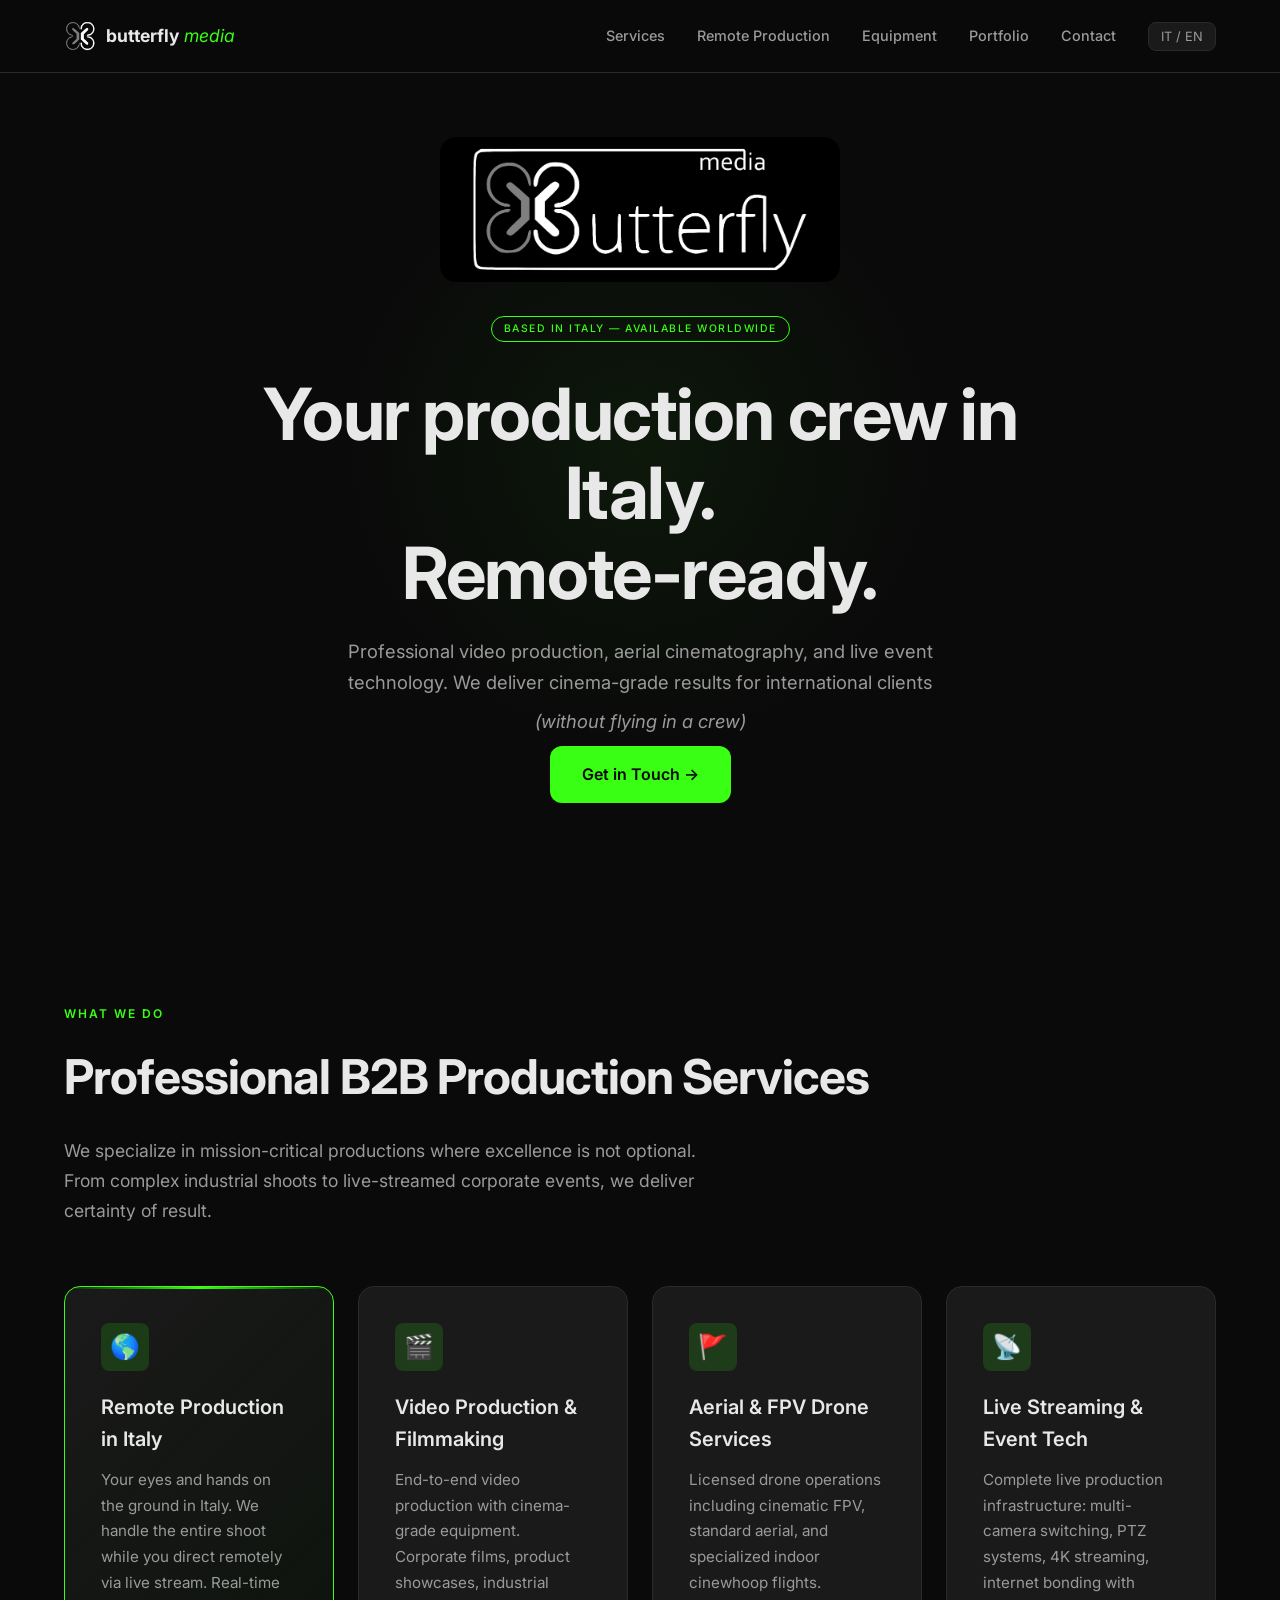
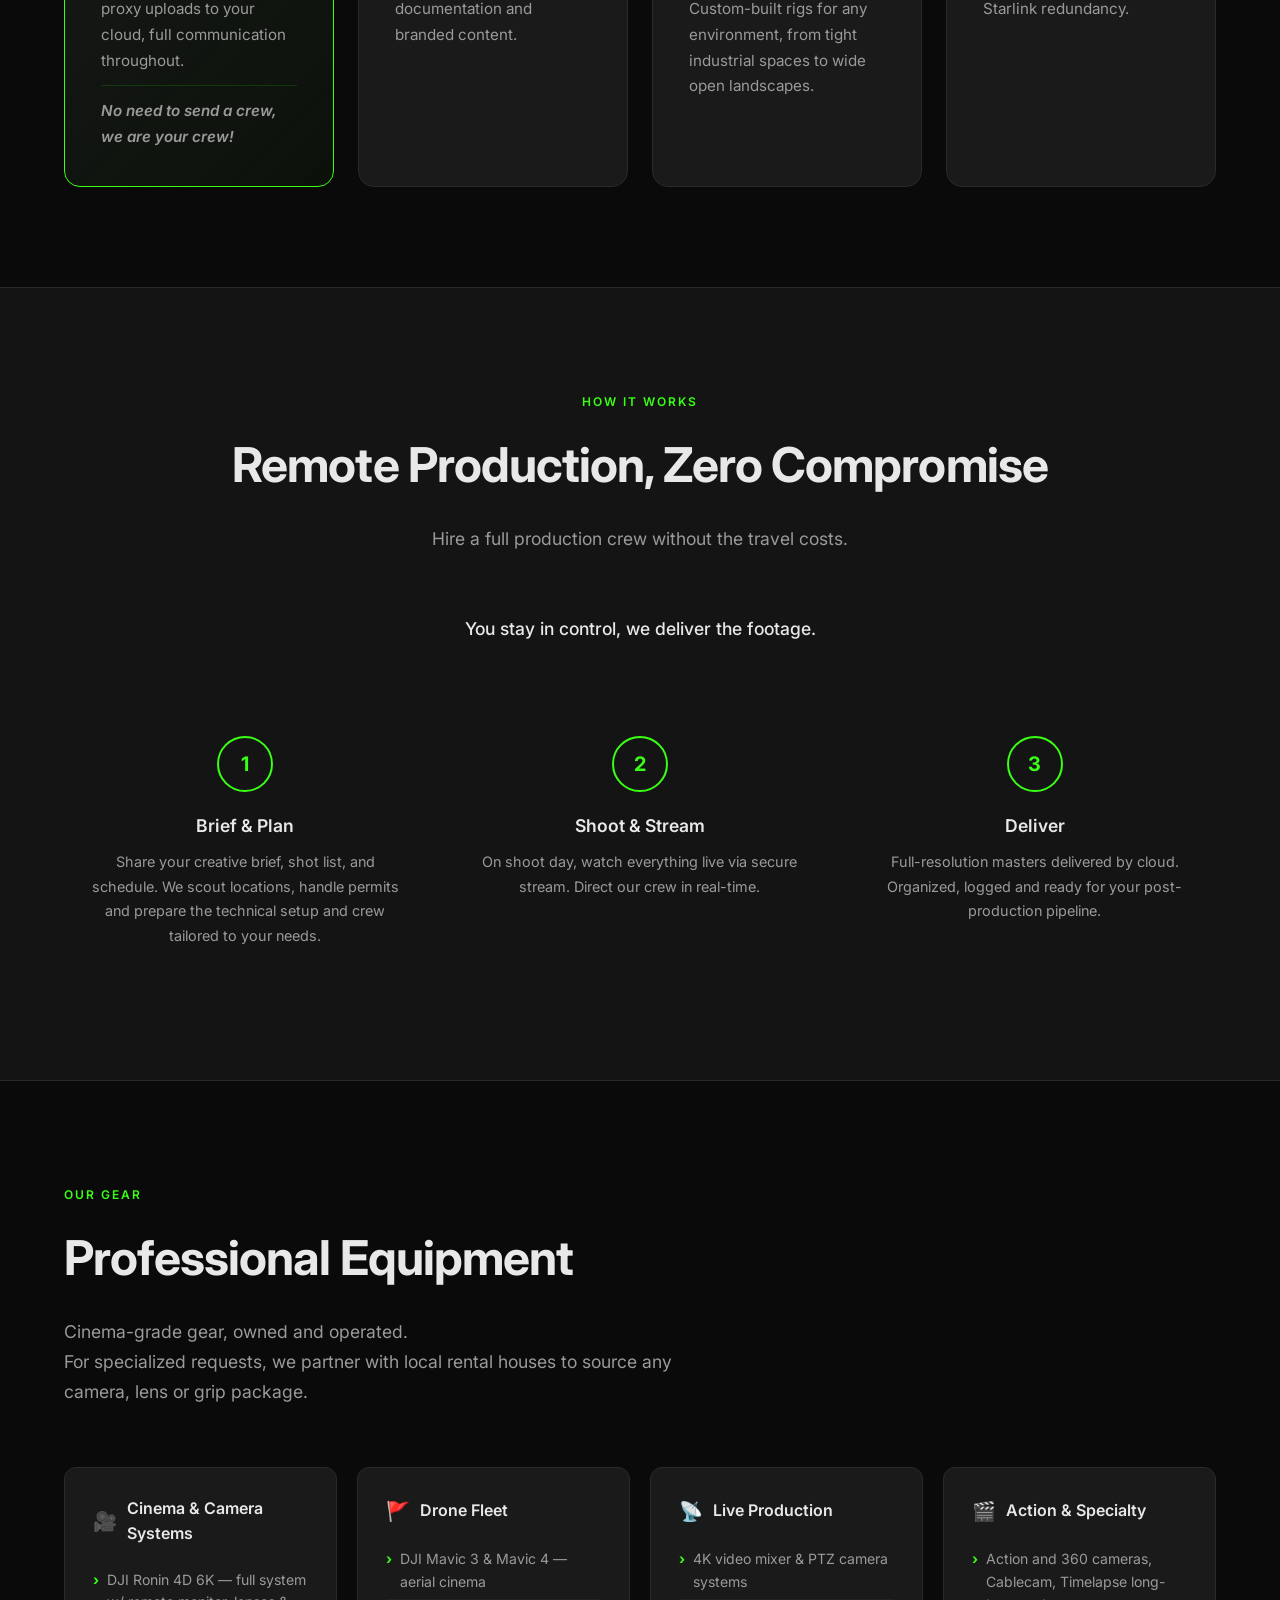
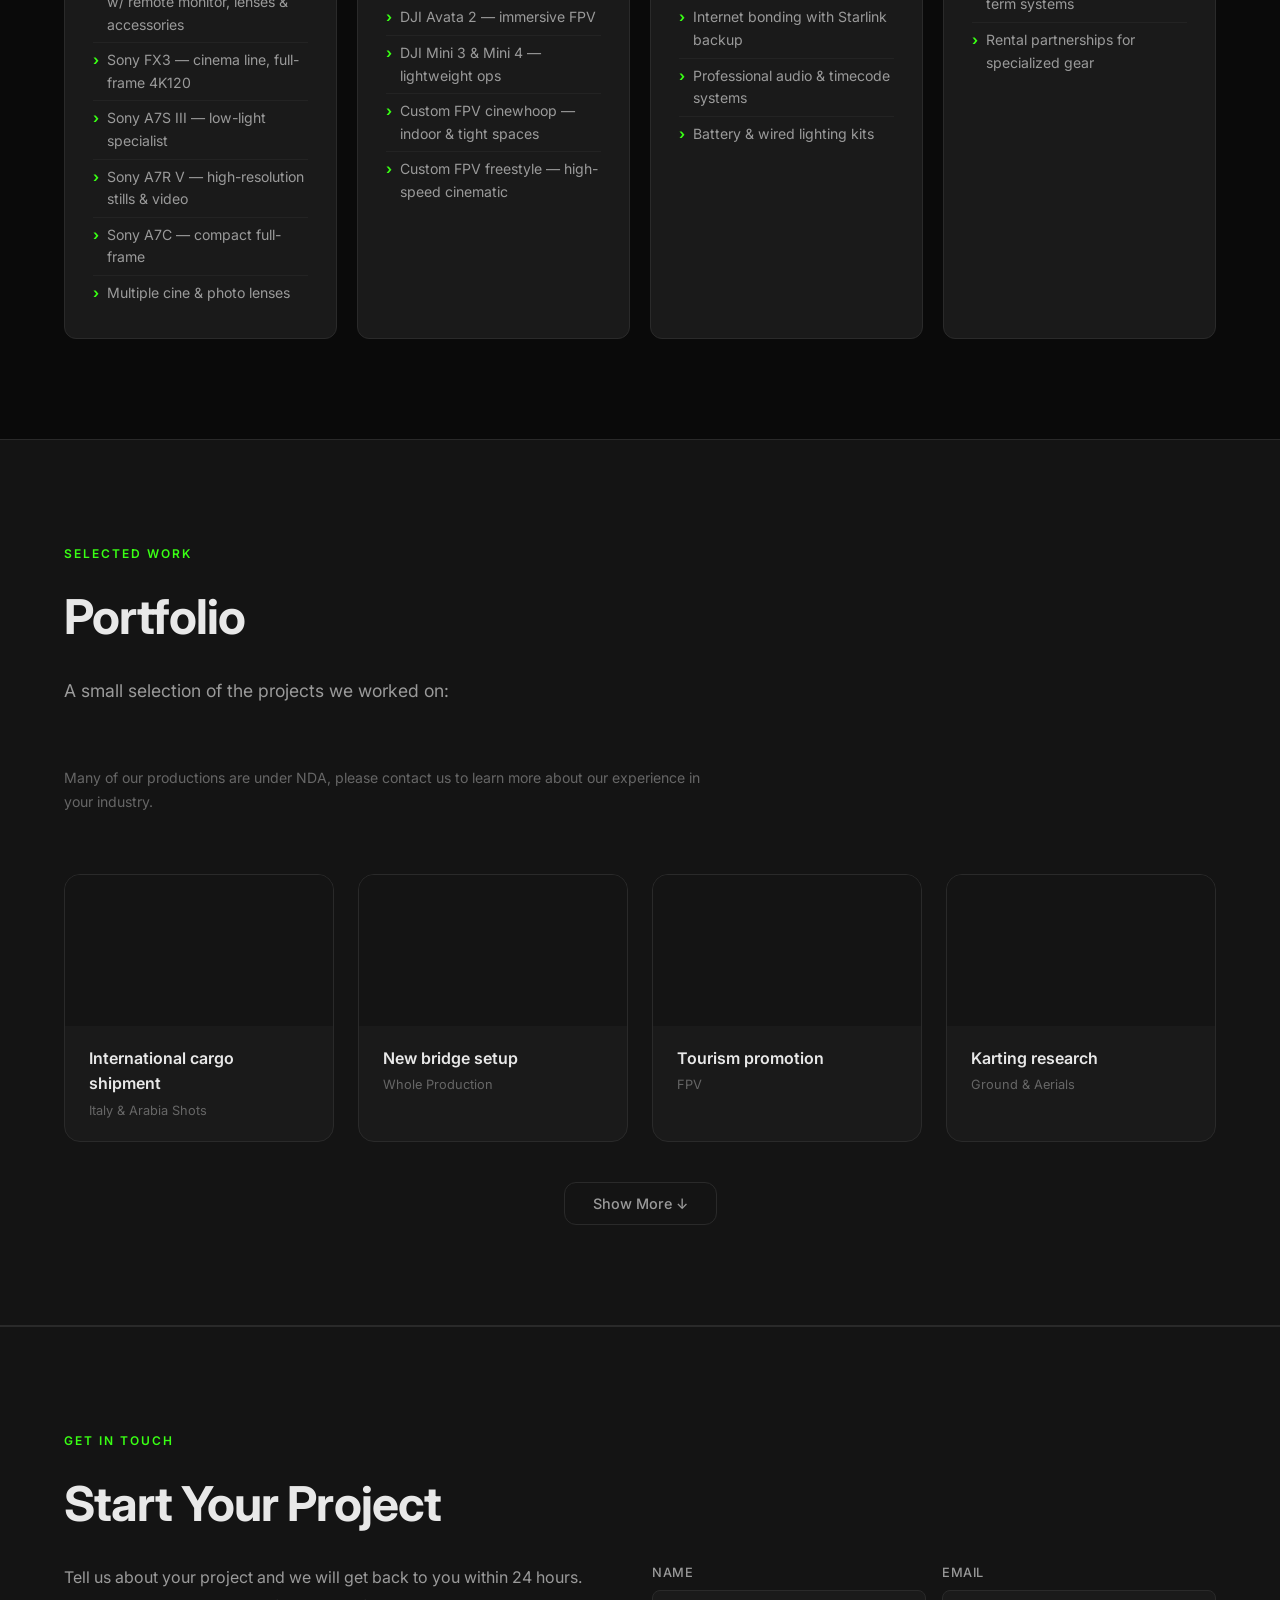
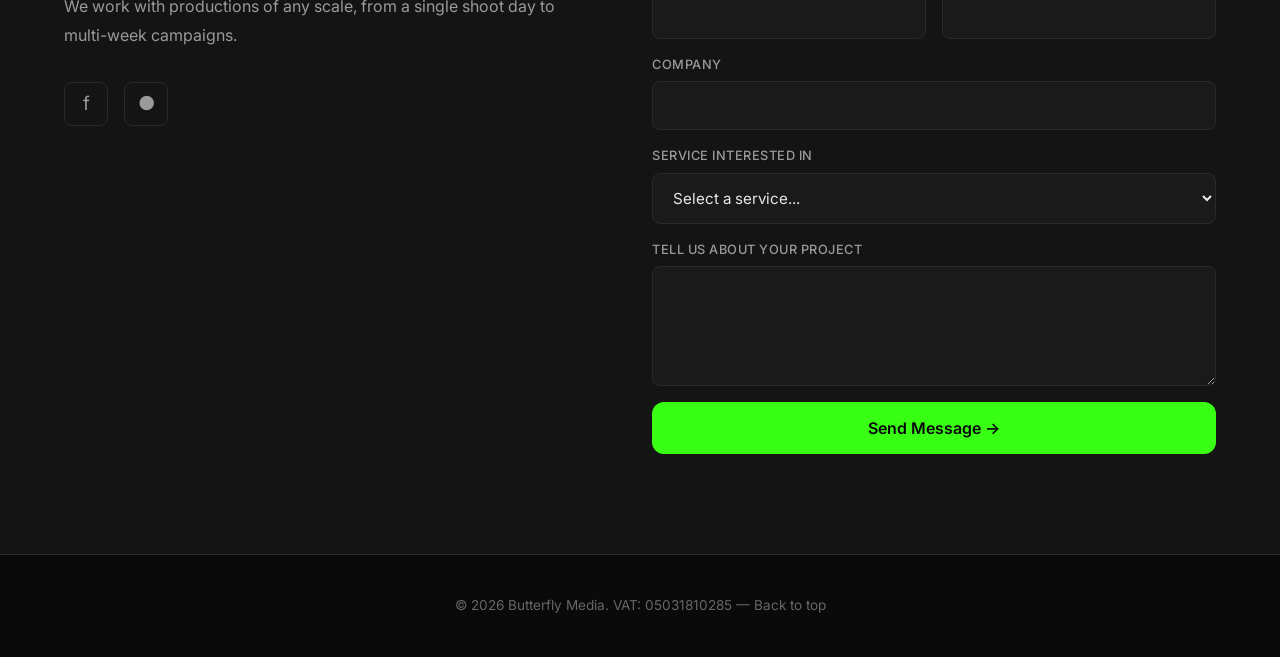
<file: index.html>
<!DOCTYPE html>
<html lang="en" data-lang="en">
<head>
<meta charset="UTF-8">
<meta name="viewport" content="width=device-width, initial-scale=1.0">
<title>Butterfly Media — Remote Video Production in Italy</title>
<meta name="description" content="Professional remote video production based in Italy. Aerial FPV, cinema-grade cameras, live streaming, and event tech for international clients.">
<link rel="icon" type="image/png" href="butterfly%20drones%20logo%20micro%20black.png">
<link rel="preconnect" href="https://fonts.googleapis.com">
<link href="https://fonts.googleapis.com/css2?family=Inter:wght@300;400;500;600;700&display=swap" rel="stylesheet">
<link rel="stylesheet" href="css/style.css">
</head>
<body>

<!-- NAV -->
<nav>
  <div class="nav-inner">
    <a href="#" class="nav-logo"><img src="butterfly%20drones%20logo%20micro%20black.png" alt="Butterfly Media" class="nav-logo-img"><span class="nav-logo-text">butterfly <em>media</em></span></a>
    <button class="nav-toggle" onclick="document.querySelector('.nav-links').classList.toggle('open')" aria-label="Menu">&#9776;</button>
    <ul class="nav-links">
      <li><a href="#services" data-i18n="nav.services">Services</a></li>
      <li><a href="#remote" data-i18n="nav.remote">Remote Production</a></li>
      <li><a href="#equipment" data-i18n="nav.equipment">Equipment</a></li>
      <li><a href="#portfolio" data-i18n="nav.portfolio">Portfolio</a></li>
      <li><a href="#contact" data-i18n="nav.contact">Contact</a></li>
      <li><button class="lang-switch" onclick="toggleLang()">IT / EN</button></li>
    </ul>
  </div>
</nav>

<!-- HERO -->
<section class="hero" id="hero">
  <div class="hero-content">
    <img src="butterfly%20media%20logo%20resize%20black.png" alt="Butterfly Media" class="hero-logo">
    <div class="hero-badge" data-i18n="hero.badge">Based in Italy — Available Worldwide</div>
    <h1 data-i18n-html="hero.title">Your production crew in Italy.<br>Remote-ready.</h1>
    <p data-i18n="hero.subtitle">Professional video production, aerial cinematography, and live event technology. We deliver cinema-grade results for international clients </p><p class="hero-subtitle-small" data-i18n="hero.subtitle2">(without flying in a crew)</p>
    <a href="#contact" class="hero-cta" data-i18n="hero.cta">Get in Touch &#8594;</a>
  </div>
</section>

<!-- SERVICES -->
<section id="services">
  <div class="container">
    <div class="reveal">
      <span class="section-label" data-i18n="services.label">What We Do</span>
      <h2 class="section-title" data-i18n="services.title">Professional B2B Production Services</h2>
      <p class="section-subtitle" data-i18n="services.subtitle">We specialize in mission-critical productions where excellence is not optional. From complex industrial shoots to live-streamed corporate events, we deliver certainty of result.</p>
    </div>
    <div class="services-grid">
      <div class="service-card featured reveal">
        <div class="service-icon">&#127758;</div>
        <h3 data-i18n="services.remote.title">Remote Production in Italy</h3>
        <p data-i18n="services.remote.desc">Your eyes and hands on the ground in Italy. We handle the entire shoot while you direct remotely via live stream. Real-time proxy uploads to your cloud, full communication throughout.</p>
        <p class="service-highlight" data-i18n="services.remote.highlight">No need to send a crew, we are your crew!</p>
      </div>
      <div class="service-card reveal">
        <div class="service-icon">&#127916;</div>
        <h3 data-i18n="services.video.title">Video Production &amp; Filmmaking</h3>
        <p data-i18n="services.video.desc">End-to-end video production with cinema-grade equipment. Corporate films, product showcases, industrial documentation and branded content.</p>
      </div>
      <div class="service-card reveal">
        <div class="service-icon">&#128681;</div>
        <h3 data-i18n="services.drone.title">Aerial &amp; FPV Drone Services</h3>
        <p data-i18n="services.drone.desc">Licensed drone operations including cinematic FPV, standard aerial, and specialized indoor cinewhoop flights. Custom-built rigs for any environment, from tight industrial spaces to wide open landscapes.</p>
      </div>
      <div class="service-card reveal">
        <div class="service-icon">&#128225;</div>
        <h3 data-i18n="services.live.title">Live Streaming &amp; Event Tech</h3>
        <p data-i18n="services.live.desc">Complete live production infrastructure: multi-camera switching, PTZ systems, 4K streaming, internet bonding with Starlink redundancy.</p>
      </div>
    </div>
  </div>
</section>

<!-- REMOTE PRODUCTION -->
<section class="remote-section" id="remote">
  <div class="container">
    <div class="reveal" style="text-align:center;">
      <span class="section-label" data-i18n="remote.label">How It Works</span>
      <h2 class="section-title" data-i18n="remote.title">Remote Production, Zero Compromise</h2>
      <p class="section-subtitle" style="margin-left:auto;margin-right:auto;" data-i18n="remote.subtitle">Hire a full production crew without the travel costs.</p>
      <p class="section-subtitle-accent" style="margin-left:auto;margin-right:auto;" data-i18n="remote.subtitle2">You stay in control, we deliver the footage.</p>
    </div>
    <div class="remote-grid reveal">
      <div class="remote-step">
        <div class="step-number">1</div>
        <h3 data-i18n="remote.step1.title">Brief &amp; Plan</h3>
        <p data-i18n="remote.step1.desc">Share your creative brief, shot list, and schedule. We scout locations, handle permits and prepare the technical setup and crew tailored to your needs.</p>
      </div>
      <div class="remote-step">
        <div class="step-number">2</div>
        <h3 data-i18n="remote.step2.title">Shoot &amp; Stream</h3>
        <p data-i18n="remote.step2.desc">On shoot day, watch everything live via secure stream. Direct our crew in real-time.</p>
      </div>
      <div class="remote-step">
        <div class="step-number">3</div>
        <h3 data-i18n="remote.step3.title">Deliver</h3>
        <p data-i18n="remote.step3.desc">Full-resolution masters delivered by cloud. Organized, logged and ready for your post-production pipeline.</p>
      </div>
    </div>
  </div>
</section>

<!-- EQUIPMENT -->
<section id="equipment">
  <div class="container">
    <div class="reveal">
      <span class="section-label" data-i18n="equip.label">Our Gear</span>
      <h2 class="section-title" data-i18n="equip.title">Professional Equipment</h2>
      <p class="section-subtitle" data-i18n="equip.subtitle">Cinema-grade gear, owned and operated.<br>For specialized requests, we partner with local rental houses to source any camera, lens or grip package.</p>
    </div>
    <div class="equipment-grid">
      <div class="equip-category reveal">
        <h3><span class="eq-icon">&#127909;</span> <span data-i18n="equip.cinema.title">Cinema &amp; Camera Systems</span></h3>
        <ul>
          <li>DJI Ronin 4D 6K — full system w/ remote monitor, lenses &amp; accessories</li>
          <li>Sony FX3 — cinema line, full-frame 4K120</li>
          <li>Sony A7S III — low-light specialist</li>
          <li>Sony A7R V — high-resolution stills &amp; video</li>
          <li>Sony A7C — compact full-frame</li>
          <li data-i18n="equip.cinema.lenses">Multiple cine &amp; photo lenses</li>
        </ul>
      </div>
      <div class="equip-category reveal">
        <h3><span class="eq-icon">&#128681;</span> <span data-i18n="equip.drones.title">Drone Fleet</span></h3>
        <ul>
          <li>DJI Mavic 3 &amp; Mavic 4 — aerial cinema</li>
          <li>DJI Avata 2 — immersive FPV</li>
          <li>DJI Mini 3 &amp; Mini 4 — lightweight ops</li>
          <li data-i18n="equip.drones.cw">Custom FPV cinewhoop — indoor &amp; tight spaces</li>
          <li data-i18n="equip.drones.fs">Custom FPV freestyle — high-speed cinematic</li>
        </ul>
      </div>
      <div class="equip-category reveal">
        <h3><span class="eq-icon">&#128225;</span> <span data-i18n="equip.live.title">Live Production</span></h3>
        <ul>
          <li data-i18n="equip.live.1">4K video mixer &amp; PTZ camera systems</li>
          <li data-i18n="equip.live.2">Internet bonding with Starlink backup</li>
          <li data-i18n="equip.live.3">Professional audio &amp; timecode systems</li>
          <li data-i18n="equip.live.4">Battery &amp; wired lighting kits</li>
        </ul>
      </div>
      <div class="equip-category reveal">
        <h3><span class="eq-icon">&#127916;</span> <span data-i18n="equip.action.title">Action &amp; Specialty</span></h3>
        <ul>
          <li data-i18n="equip.action.items">Action and 360 cameras, Cablecam, Timelapse long-term systems</li>
          <li data-i18n="equip.action.rent">Rental partnerships for specialized gear</li>
        </ul>
      </div>
    </div>
  </div>
</section>

<!-- PORTFOLIO -->
<section id="portfolio" style="background:var(--bg-secondary);border-top:1px solid var(--border-subtle);border-bottom:1px solid var(--border-subtle);">
  <div class="container">
    <div class="reveal">
      <span class="section-label" data-i18n="portfolio.label">Selected Work</span>
      <h2 class="section-title" data-i18n="portfolio.title">Portfolio</h2>
      <p class="section-subtitle" data-i18n="portfolio.subtitle">A small selection of the projects we worked on:</p>
      <p class="section-subtitle-small" data-i18n="portfolio.subtitle2">Many of our productions are under NDA, please contact us to learn more about our experience in your industry.</p>
    </div>
    <div class="portfolio-grid" id="portfolio-grid">
      <div class="portfolio-item reveal">
        <div class="portfolio-embed"><iframe src="https://www.youtube.com/embed/dE5TQR-4I1A" title="International cargo shipment" allow="accelerometer; autoplay; clipboard-write; encrypted-media; gyroscope; picture-in-picture" allowfullscreen loading="lazy"></iframe></div>
        <div class="portfolio-info">
          <h3>International cargo shipment</h3>
          <div class="portfolio-meta"><span>Italy &amp; Arabia Shots</span></div>
        </div>
      </div>
      <div class="portfolio-item reveal">
        <div class="portfolio-embed"><iframe src="https://www.youtube.com/embed/66vC-7AvB6s" title="New bridge setup" allow="accelerometer; autoplay; clipboard-write; encrypted-media; gyroscope; picture-in-picture" allowfullscreen loading="lazy"></iframe></div>
        <div class="portfolio-info">
          <h3>New bridge setup</h3>
          <div class="portfolio-meta"><span>Whole Production</span></div>
        </div>
      </div>
      <div class="portfolio-item reveal">
        <div class="portfolio-embed"><iframe src="https://www.youtube.com/embed/tBxuod0V7DQ" title="Tourism promotion" allow="accelerometer; autoplay; clipboard-write; encrypted-media; gyroscope; picture-in-picture" allowfullscreen loading="lazy"></iframe></div>
        <div class="portfolio-info">
          <h3>Tourism promotion</h3>
          <div class="portfolio-meta"><span>FPV</span></div>
        </div>
      </div>
      <div class="portfolio-item reveal">
        <div class="portfolio-embed"><iframe src="https://www.youtube.com/embed/DY4prD0lA-g" title="Karting research" allow="accelerometer; autoplay; clipboard-write; encrypted-media; gyroscope; picture-in-picture" allowfullscreen loading="lazy"></iframe></div>
        <div class="portfolio-info">
          <h3>Karting research</h3>
          <div class="portfolio-meta"><span>Ground &amp; Aerials</span></div>
        </div>
      </div>
      <!-- Hidden items — revealed by "Show More" -->
      <div class="portfolio-item reveal portfolio-hidden">
        <div class="portfolio-embed portfolio-external" onclick="window.open('https://www.instagram.com/reel/C6gyJVDrts-/','_blank')">
          <div class="portfolio-placeholder"><span>&#9654;</span><span class="ext-label">Instagram</span></div>
        </div>
        <div class="portfolio-info">
          <h3>Cruise ship construction</h3>
          <div class="portfolio-meta"><span>Ground &amp; Aerials</span></div>
        </div>
      </div>
      <div class="portfolio-item reveal portfolio-hidden">
        <div class="portfolio-embed"><iframe src="https://www.youtube.com/embed/K5nVGPy0Mms" title="Top brand promotion" allow="accelerometer; autoplay; clipboard-write; encrypted-media; gyroscope; picture-in-picture" allowfullscreen loading="lazy"></iframe></div>
        <div class="portfolio-info">
          <h3>Top brand promotion</h3>
          <div class="portfolio-meta"><span>Aerials</span></div>
        </div>
      </div>
      <div class="portfolio-item reveal portfolio-hidden">
        <div class="portfolio-embed portfolio-external" onclick="window.open('https://www.facebook.com/reel/812398456827219','_blank')">
          <div class="portfolio-placeholder"><span>&#9654;</span><span class="ext-label">Facebook</span></div>
        </div>
        <div class="portfolio-info">
          <h3>Luxury car rental</h3>
          <div class="portfolio-meta"><span>Aerials, FPV &amp; Cameracar</span></div>
        </div>
      </div>
      <div class="portfolio-item reveal portfolio-hidden">
        <div class="portfolio-embed"><iframe src="https://www.youtube.com/embed/5ZSVsdEQOg0" title="Schuberth C5" allow="accelerometer; autoplay; clipboard-write; encrypted-media; gyroscope; picture-in-picture" allowfullscreen loading="lazy"></iframe></div>
        <div class="portfolio-info">
          <h3>Schuberth C5</h3>
          <div class="portfolio-meta"><span>FPV Aerials</span></div>
        </div>
      </div>
      <div class="portfolio-item reveal portfolio-hidden">
        <div class="portfolio-embed"><iframe src="https://www.youtube.com/embed/Q6NLWCyn5O0" title="Fly Good Inside" allow="accelerometer; autoplay; clipboard-write; encrypted-media; gyroscope; picture-in-picture" allowfullscreen loading="lazy"></iframe></div>
        <div class="portfolio-info">
          <h3>Fly Good Inside</h3>
          <div class="portfolio-meta"><span>FPV Aerials</span></div>
        </div>
      </div>
      <div class="portfolio-item reveal portfolio-hidden">
        <div class="portfolio-embed"><iframe src="https://www.youtube.com/embed/3Og5Gsau69c" title="Ohvale GP2" allow="accelerometer; autoplay; clipboard-write; encrypted-media; gyroscope; picture-in-picture" allowfullscreen loading="lazy"></iframe></div>
        <div class="portfolio-info">
          <h3>Ohvale GP2</h3>
          <div class="portfolio-meta"><span>FPV Aerials</span></div>
        </div>
      </div>
      <div class="portfolio-item reveal portfolio-hidden">
        <div class="portfolio-embed"><iframe src="https://www.youtube.com/embed/soNpliShBWg" title="Faresin Telehandler" allow="accelerometer; autoplay; clipboard-write; encrypted-media; gyroscope; picture-in-picture" allowfullscreen loading="lazy"></iframe></div>
        <div class="portfolio-info">
          <h3>Faresin Telehandler</h3>
          <div class="portfolio-meta"><span>Aerial Images</span></div>
        </div>
      </div>
      <div class="portfolio-item reveal portfolio-hidden">
        <div class="portfolio-embed"><iframe src="https://www.youtube.com/embed/V1WKW9qiedE" title="On the Mouth of the River" allow="accelerometer; autoplay; clipboard-write; encrypted-media; gyroscope; picture-in-picture" allowfullscreen loading="lazy"></iframe></div>
        <div class="portfolio-info">
          <h3>On the Mouth of the River</h3>
          <div class="portfolio-meta"><span>Complete Production</span></div>
        </div>
      </div>
      <div class="portfolio-item reveal portfolio-hidden">
        <div class="portfolio-embed"><iframe src="https://www.youtube.com/embed/EqSVEQSGK1E" title="Le Cattedrali dell'Acqua" allow="accelerometer; autoplay; clipboard-write; encrypted-media; gyroscope; picture-in-picture" allowfullscreen loading="lazy"></iframe></div>
        <div class="portfolio-info">
          <h3>Le Cattedrali dell'Acqua</h3>
          <div class="portfolio-meta"><span>Aerial Images</span></div>
        </div>
      </div>
    </div>
    <div style="text-align:center;margin-top:40px;">
      <button class="portfolio-toggle" id="portfolio-toggle" onclick="togglePortfolio()" data-i18n="portfolio.showmore">Show More &#8595;</button>
    </div>
  </div>
</section>

<!-- CONTACT -->
<section class="contact-section" id="contact">
  <div class="container">
    <div class="reveal">
      <span class="section-label" data-i18n="contact.label">Get in Touch</span>
      <h2 class="section-title" data-i18n="contact.title">Start Your Project</h2>
    </div>
    <div class="contact-wrapper">
      <div class="contact-info reveal">
        <p data-i18n="contact.info">Tell us about your project and we will get back to you within 24 hours.<br>We work with productions of any scale, from a single shoot day to multi-week campaigns.</p>
        <div class="contact-socials">
          <a href="https://www.facebook.com/butterflydrones" class="social-link" id="social-fb" aria-label="Facebook" target="_blank" rel="noopener">f</a>
          <a href="https://www.instagram.com/butterflydronesofficial/" class="social-link" id="social-ig" aria-label="Instagram" target="_blank" rel="noopener">&#9679;</a>
        </div>
      </div>
      <form class="contact-form reveal" id="contact-form" onsubmit="return handleSubmit(event)">
        <div class="form-row">
          <div class="form-group">
            <label for="cf-name" data-i18n="contact.form.name">Name</label>
            <input type="text" id="cf-name" name="name" required>
          </div>
          <div class="form-group">
            <label for="cf-email" data-i18n="contact.form.email">Email</label>
            <input type="email" id="cf-email" name="email" required>
          </div>
        </div>
        <div class="form-group">
          <label for="cf-company" data-i18n="contact.form.company">Company</label>
          <input type="text" id="cf-company" name="company">
        </div>
        <div class="form-group">
          <label for="cf-service" data-i18n="contact.form.service">Service Interested In</label>
          <select id="cf-service" name="service">
            <option value="" data-i18n="contact.form.select">Select a service...</option>
            <option value="remote" data-i18n="contact.form.opt.remote">Remote Production in Italy</option>
            <option value="video" data-i18n="contact.form.opt.video">Video Production</option>
            <option value="drone" data-i18n="contact.form.opt.drone">Aerial / FPV Drone</option>
            <option value="live" data-i18n="contact.form.opt.live">Live Streaming / Event Tech</option>
            <option value="other" data-i18n="contact.form.opt.other">Other</option>
          </select>
        </div>
        <div class="form-group">
          <label for="cf-message" data-i18n="contact.form.message">Tell us about your project</label>
          <textarea id="cf-message" name="message" required></textarea>
        </div>
        <!-- Honeypot anti-spam -->
        <div class="form-hp" aria-hidden="true">
          <label for="cf-website">Website</label>
          <input type="text" id="cf-website" name="website" tabindex="-1" autocomplete="off">
        </div>
        <button type="submit" class="form-submit" data-i18n="contact.form.send">Send Message &#8594;</button>
        <div class="form-status" id="form-status"></div>
      </form>
    </div>
  </div>
</section>

<!-- FOOTER -->
<footer>
  <div class="container">
    <p><span data-i18n="footer.text">&copy; 2026 Butterfly Media. VAT: 05031810285</span> — <a href="#hero">Back to top</a></p>
  </div>
</footer>

<script src="js/i18n.js"></script>
<script src="js/main.js"></script>
</body>
</html>
</file>
<file: css/style.css>
/* ========== RESET & BASE ========== */
*, *::before, *::after { margin: 0; padding: 0; box-sizing: border-box; }

:root {
  --bg-primary: #0a0a0a;
  --bg-secondary: #141414;
  --bg-card: #1a1a1a;
  --bg-card-hover: #222222;
  --text-primary: #e8e8e8;
  --text-secondary: #9a9a9a;
  --text-muted: #666666;
  --accent-green: #39ff14;
  --accent-green-dim: rgba(57, 255, 20, 0.15);
  --accent-green-glow: rgba(57, 255, 20, 0.3);
  --border-subtle: #2a2a2a;
  --border-light: #3a3a3a;
  --radius: 12px;
  --radius-sm: 8px;
  --radius-lg: 16px;
  --font: 'Inter', -apple-system, BlinkMacSystemFont, sans-serif;
  --max-width: 1200px;
  --transition: 0.3s ease;
}

html { scroll-behavior: smooth; }

body {
  font-family: var(--font);
  background: var(--bg-primary);
  color: var(--text-primary);
  line-height: 1.6;
  -webkit-font-smoothing: antialiased;
}

a { color: var(--accent-green); text-decoration: none; transition: opacity var(--transition); }
a:hover { opacity: 0.8; }
img { max-width: 100%; display: block; }
.container { max-width: var(--max-width); margin: 0 auto; padding: 0 24px; }

/* ========== NAVIGATION ========== */
nav {
  position: fixed; top: 0; left: 0; right: 0; z-index: 1000;
  background: rgba(10, 10, 10, 0.85);
  backdrop-filter: blur(20px);
  -webkit-backdrop-filter: blur(20px);
  border-bottom: 1px solid var(--border-subtle);
}

.nav-inner {
  max-width: var(--max-width); margin: 0 auto; padding: 0 24px;
  display: flex; align-items: center; justify-content: space-between; height: 72px;
}

.nav-logo {
  font-size: 1.1rem; font-weight: 700; color: var(--text-primary);
  display: flex; align-items: center; gap: 10px; text-transform: lowercase;
}
.nav-logo-img { height: 32px; width: auto; }
.nav-logo-text { display: flex; gap: 0.3em; }
.nav-logo-text em { font-style: italic; font-weight: 400; color: var(--accent-green); }

.hero-logo {
  max-width: 400px; margin: 0 auto 32px; border-radius: var(--radius-lg);
}

.nav-links { display: flex; align-items: center; gap: 32px; list-style: none; }

.nav-links a {
  color: var(--text-secondary); font-size: 0.9rem; font-weight: 500;
  transition: color var(--transition); position: relative;
}
.nav-links a:hover { color: var(--text-primary); opacity: 1; }
.nav-links a::after {
  content: ''; position: absolute; bottom: -4px; left: 0;
  width: 0; height: 2px; background: var(--accent-green);
  transition: width var(--transition);
}
.nav-links a:hover::after { width: 100%; }

.lang-switch {
  background: var(--bg-card); border: 1px solid var(--border-subtle);
  border-radius: var(--radius-sm); padding: 6px 12px;
  color: var(--text-secondary); font-size: 0.8rem;
  font-family: var(--font); cursor: pointer; transition: all var(--transition);
}
.lang-switch:hover { border-color: var(--accent-green); color: var(--text-primary); }

.nav-toggle {
  display: none; background: none; border: none;
  color: var(--text-primary); font-size: 1.5rem; cursor: pointer; padding: 8px;
}

@media (max-width: 768px) {
  .nav-toggle { display: block; }
  .nav-links {
    display: none; position: absolute; top: 72px; left: 0; right: 0;
    background: rgba(10, 10, 10, 0.95); backdrop-filter: blur(20px);
    flex-direction: column; padding: 24px; gap: 20px;
    border-bottom: 1px solid var(--border-subtle);
  }
  .nav-links.open { display: flex; }
}

/* ========== HERO ========== */
.hero {
  min-height: 100vh; display: flex; align-items: center; justify-content: center;
  text-align: center; padding: 120px 24px 80px; position: relative; overflow: hidden;
}
.hero::before {
  content: ''; position: absolute; top: 50%; left: 50%;
  transform: translate(-50%, -50%); width: 600px; height: 600px;
  background: radial-gradient(circle, var(--accent-green-dim) 0%, transparent 70%);
  pointer-events: none; opacity: 0.4;
}
.hero-content { position: relative; z-index: 1; max-width: 800px; }

.hero-badge {
  display: inline-block; padding: 4px 12px;
  border: 1px solid var(--accent-green); border-radius: 50px;
  font-size: 0.65rem; font-weight: 500; color: var(--accent-green);
  margin-bottom: 32px; text-transform: uppercase; letter-spacing: 1.5px;
}

.hero h1 {
  font-size: clamp(2.5rem, 6vw, 4.5rem); font-weight: 700;
  line-height: 1.1; margin-bottom: 24px; letter-spacing: -0.02em;
}
.hero h1 em { font-style: normal; color: var(--accent-green); }

.hero p {
  font-size: 1.15rem; color: var(--text-secondary);
  max-width: 600px; margin: 0 auto 8px; line-height: 1.7;
}

.hero-subtitle-small {
  font-size: 0.9rem; color: var(--text-muted);
  max-width: 600px; margin: 0 auto 40px; line-height: 1.7;
  font-style: italic;
}

.hero-cta {
  display: inline-flex; align-items: center; gap: 10px;
  padding: 16px 32px; background: var(--accent-green); color: #0a0a0a;
  font-weight: 600; font-size: 1rem; border-radius: var(--radius);
  transition: all var(--transition); border: none; cursor: pointer;
}
.hero-cta:hover {
  opacity: 1; box-shadow: 0 0 30px var(--accent-green-glow);
  transform: translateY(-2px);
}

/* ========== SECTIONS ========== */
section { padding: 100px 0; }

.section-label {
  display: inline-block; font-size: 0.75rem; font-weight: 600;
  text-transform: uppercase; letter-spacing: 2px;
  color: var(--accent-green); margin-bottom: 16px;
}
.section-title {
  font-size: clamp(2rem, 4vw, 3rem); font-weight: 700;
  margin-bottom: 20px; letter-spacing: -0.02em;
}
.section-subtitle {
  font-size: 1.1rem; color: var(--text-secondary);
  max-width: 650px; line-height: 1.7; margin-bottom: 60px;
}

/* ========== SERVICES ========== */
.services-grid {
  display: grid; grid-template-columns: repeat(4, 1fr); gap: 24px;
}
@media (max-width: 1024px) {
  .services-grid { grid-template-columns: repeat(2, 1fr); }
}
@media (max-width: 600px) {
  .services-grid { grid-template-columns: 1fr; }
}

.service-card {
  background: var(--bg-card); border: 1px solid var(--border-subtle);
  border-radius: var(--radius-lg); padding: 36px;
  transition: all var(--transition); position: relative; overflow: hidden;
}
.service-card::before {
  content: ''; position: absolute; top: 0; left: 0; right: 0; height: 2px;
  background: linear-gradient(90deg, transparent, var(--accent-green), transparent);
  opacity: 0; transition: opacity var(--transition);
}
.service-card:hover {
  border-color: var(--border-light); background: var(--bg-card-hover);
  transform: translateY(-4px);
}
.service-card:hover::before { opacity: 1; }

.service-card.featured {
  border-color: var(--accent-green);
  background: linear-gradient(135deg, var(--bg-card), rgba(57, 255, 20, 0.03));
}
.service-card.featured::before { opacity: 1; }

.service-icon {
  width: 48px; height: 48px; border-radius: var(--radius-sm);
  background: var(--accent-green-dim); display: flex;
  align-items: center; justify-content: center;
  font-size: 1.5rem; margin-bottom: 20px;
}
.service-card h3 { font-size: 1.25rem; font-weight: 600; margin-bottom: 12px; }
.service-card p { color: var(--text-secondary); font-size: 0.95rem; line-height: 1.7; }

.service-tag {
  display: inline-block; padding: 4px 10px;
  background: var(--accent-green-dim); color: var(--accent-green);
  border-radius: 50px; font-size: 0.75rem; font-weight: 600;
  margin-bottom: 16px; text-transform: uppercase; letter-spacing: 0.5px;
}

.service-highlight {
  color: var(--accent-green); font-weight: 600; font-size: 0.95rem;
  margin-top: 12px; padding-top: 12px;
  border-top: 1px solid rgba(57, 255, 20, 0.15);
  font-style: italic;
}

/* ========== SECTION SUBTITLE SMALL ========== */
.section-subtitle-small {
  font-size: 0.88rem; color: var(--text-muted);
  max-width: 650px; line-height: 1.7; margin-bottom: 60px;
}

.section-subtitle-accent {
  font-size: 1.1rem; color: var(--text-primary);
  max-width: 650px; line-height: 1.7; margin-bottom: 60px;
  font-weight: 500;
}

/* ========== REMOTE PRODUCTION ========== */
.remote-section {
  background: var(--bg-secondary);
  border-top: 1px solid var(--border-subtle);
  border-bottom: 1px solid var(--border-subtle);
}
.remote-grid {
  display: grid; grid-template-columns: repeat(3, 1fr);
  gap: 32px; margin-top: 48px;
}
@media (max-width: 768px) { .remote-grid { grid-template-columns: 1fr; } }

.remote-step { text-align: center; padding: 32px 20px; }
.step-number {
  width: 56px; height: 56px; border-radius: 50%;
  border: 2px solid var(--accent-green); display: flex;
  align-items: center; justify-content: center;
  font-size: 1.25rem; font-weight: 700;
  color: var(--accent-green); margin: 0 auto 20px;
}
.remote-step h3 { font-size: 1.1rem; font-weight: 600; margin-bottom: 10px; }
.remote-step p { color: var(--text-secondary); font-size: 0.9rem; line-height: 1.7; }

/* ========== EQUIPMENT ========== */
.equipment-grid {
  display: grid; grid-template-columns: repeat(4, 1fr); gap: 20px;
}
@media (max-width: 1024px) {
  .equipment-grid { grid-template-columns: repeat(2, 1fr); }
}
@media (max-width: 600px) {
  .equipment-grid { grid-template-columns: 1fr; }
}
.equip-category {
  background: var(--bg-card); border: 1px solid var(--border-subtle);
  border-radius: var(--radius); padding: 28px; transition: all var(--transition);
}
.equip-category:hover { border-color: var(--border-light); }
.equip-category h3 {
  font-size: 1rem; font-weight: 600; margin-bottom: 16px;
  display: flex; align-items: center; gap: 10px;
}
.equip-category h3 .eq-icon { color: var(--accent-green); font-size: 1.2rem; }
.equip-category ul { list-style: none; }
.equip-category li {
  color: var(--text-secondary); font-size: 0.88rem; padding: 6px 0;
  border-bottom: 1px solid rgba(255,255,255,0.04);
  display: flex; align-items: flex-start; gap: 8px;
}
.equip-category li:last-child { border-bottom: none; }
.equip-category li::before {
  content: '›'; color: var(--accent-green); font-weight: 700; flex-shrink: 0;
}

/* ========== PORTFOLIO ========== */
.portfolio-grid {
  display: grid; grid-template-columns: repeat(4, 1fr); gap: 24px;
}
@media (max-width: 1024px) {
  .portfolio-grid { grid-template-columns: repeat(2, 1fr); }
}
@media (max-width: 600px) {
  .portfolio-grid { grid-template-columns: 1fr; }
}
.portfolio-item {
  background: var(--bg-card); border: 1px solid var(--border-subtle);
  border-radius: var(--radius-lg); overflow: hidden; transition: all var(--transition);
}
.portfolio-item:hover { border-color: var(--border-light); transform: translateY(-4px); }

.portfolio-embed {
  position: relative; padding-bottom: 56.25%; height: 0;
  overflow: hidden; background: var(--bg-secondary);
}
.portfolio-embed iframe {
  position: absolute; top: 0; left: 0; width: 100%; height: 100%; border: none;
}
.portfolio-placeholder {
  position: absolute; top: 0; left: 0; right: 0; bottom: 0;
  display: flex; align-items: center; justify-content: center;
  color: var(--text-muted); font-size: 2rem;
}
.portfolio-info { padding: 20px 24px; }
.portfolio-info h3 { font-size: 1rem; font-weight: 600; margin-bottom: 4px; }
.portfolio-info .portfolio-meta {
  color: var(--text-muted); font-size: 0.8rem;
  display: flex; align-items: center; gap: 12px;
}

/* Portfolio expand/collapse */
.portfolio-hidden { display: none; }
.portfolio-grid.expanded .portfolio-hidden { display: block; }

.portfolio-toggle {
  display: inline-flex; align-items: center; gap: 8px;
  padding: 12px 28px; background: transparent;
  border: 1px solid var(--border-subtle); border-radius: var(--radius);
  color: var(--text-secondary); font-family: var(--font);
  font-size: 0.9rem; font-weight: 500; cursor: pointer;
  transition: all var(--transition);
}
.portfolio-toggle:hover {
  border-color: var(--accent-green); color: var(--accent-green);
  background: var(--accent-green-dim);
}

/* External video placeholder (IG / FB) */
.portfolio-external {
  cursor: pointer; background: var(--bg-card);
}
.portfolio-external .portfolio-placeholder {
  display: flex; flex-direction: column; align-items: center; justify-content: center;
  gap: 8px; position: absolute; top: 0; left: 0; right: 0; bottom: 0;
  transition: all var(--transition);
}
.portfolio-external:hover .portfolio-placeholder {
  color: var(--accent-green);
}
.portfolio-external .portfolio-placeholder span:first-child {
  font-size: 2.5rem;
}
.portfolio-external .ext-label {
  font-size: 0.8rem; font-weight: 500; text-transform: uppercase;
  letter-spacing: 1px; color: var(--text-muted);
}
.portfolio-external:hover .ext-label {
  color: var(--accent-green);
}

/* ========== CONTACT ========== */
.contact-section {
  background: var(--bg-secondary); border-top: 1px solid var(--border-subtle);
}
.contact-wrapper {
  display: grid; grid-template-columns: 1fr 1fr; gap: 60px; align-items: start;
}
@media (max-width: 768px) { .contact-wrapper { grid-template-columns: 1fr; gap: 40px; } }

.contact-info p {
  color: var(--text-secondary); font-size: 1rem; line-height: 1.8; margin-bottom: 32px;
}
.contact-socials { display: flex; gap: 16px; }
.social-link {
  width: 44px; height: 44px; border-radius: var(--radius-sm);
  border: 1px solid var(--border-subtle); display: flex;
  align-items: center; justify-content: center;
  color: var(--text-secondary); transition: all var(--transition); font-size: 1.2rem;
}
.social-link:hover {
  border-color: var(--accent-green); color: var(--accent-green);
  background: var(--accent-green-dim); opacity: 1;
}

.contact-form { display: flex; flex-direction: column; gap: 16px; }
.form-group { display: flex; flex-direction: column; gap: 6px; }
.form-group label {
  font-size: 0.8rem; font-weight: 500; color: var(--text-secondary);
  text-transform: uppercase; letter-spacing: 0.5px;
}
.form-group input, .form-group textarea, .form-group select {
  background: var(--bg-card); border: 1px solid var(--border-subtle);
  border-radius: var(--radius-sm); padding: 14px 16px;
  color: var(--text-primary); font-family: var(--font); font-size: 0.95rem;
  transition: border-color var(--transition); outline: none;
}
.form-group input:focus, .form-group textarea:focus, .form-group select:focus {
  border-color: var(--accent-green);
}
.form-group textarea { resize: vertical; min-height: 120px; }
.form-group select option { background: var(--bg-card); color: var(--text-primary); }

.form-row { display: grid; grid-template-columns: 1fr 1fr; gap: 16px; }
@media (max-width: 768px) { .form-row { grid-template-columns: 1fr; } }

.form-submit {
  padding: 16px 32px; background: var(--accent-green); color: #0a0a0a;
  font-weight: 600; font-size: 1rem; font-family: var(--font);
  border: none; border-radius: var(--radius); cursor: pointer;
  transition: all var(--transition);
}
.form-submit:hover { box-shadow: 0 0 30px var(--accent-green-glow); transform: translateY(-2px); }
.form-submit:disabled { opacity: 0.5; cursor: not-allowed; transform: none; box-shadow: none; }

/* Honeypot anti-spam */
.form-hp {
  position: absolute; left: -9999px; top: -9999px;
  height: 0; width: 0; overflow: hidden; opacity: 0;
  pointer-events: none;
}

.form-status {
  padding: 12px 16px; border-radius: var(--radius-sm); font-size: 0.9rem; display: none;
}
.form-status.success {
  display: block; background: var(--accent-green-dim); color: var(--accent-green);
  border: 1px solid rgba(57, 255, 20, 0.3);
}
.form-status.error {
  display: block; background: rgba(255, 50, 50, 0.1); color: #ff5555;
  border: 1px solid rgba(255, 50, 50, 0.3);
}

/* ========== FOOTER ========== */
footer {
  padding: 40px 0; border-top: 1px solid var(--border-subtle); text-align: center;
}
footer p { color: var(--text-muted); font-size: 0.85rem; }
footer a { color: var(--text-muted); }
footer a:hover { color: var(--accent-green); }

/* ========== ANIMATIONS ========== */
.reveal {
  opacity: 0; transform: translateY(30px);
  transition: opacity 0.8s ease, transform 0.8s ease;
}
.reveal.visible { opacity: 1; transform: translateY(0); }

/* ========== SCROLLBAR ========== */
::-webkit-scrollbar { width: 8px; }
::-webkit-scrollbar-track { background: var(--bg-primary); }
::-webkit-scrollbar-thumb { background: var(--border-light); border-radius: 4px; }
::-webkit-scrollbar-thumb:hover { background: var(--text-muted); }
</file>
